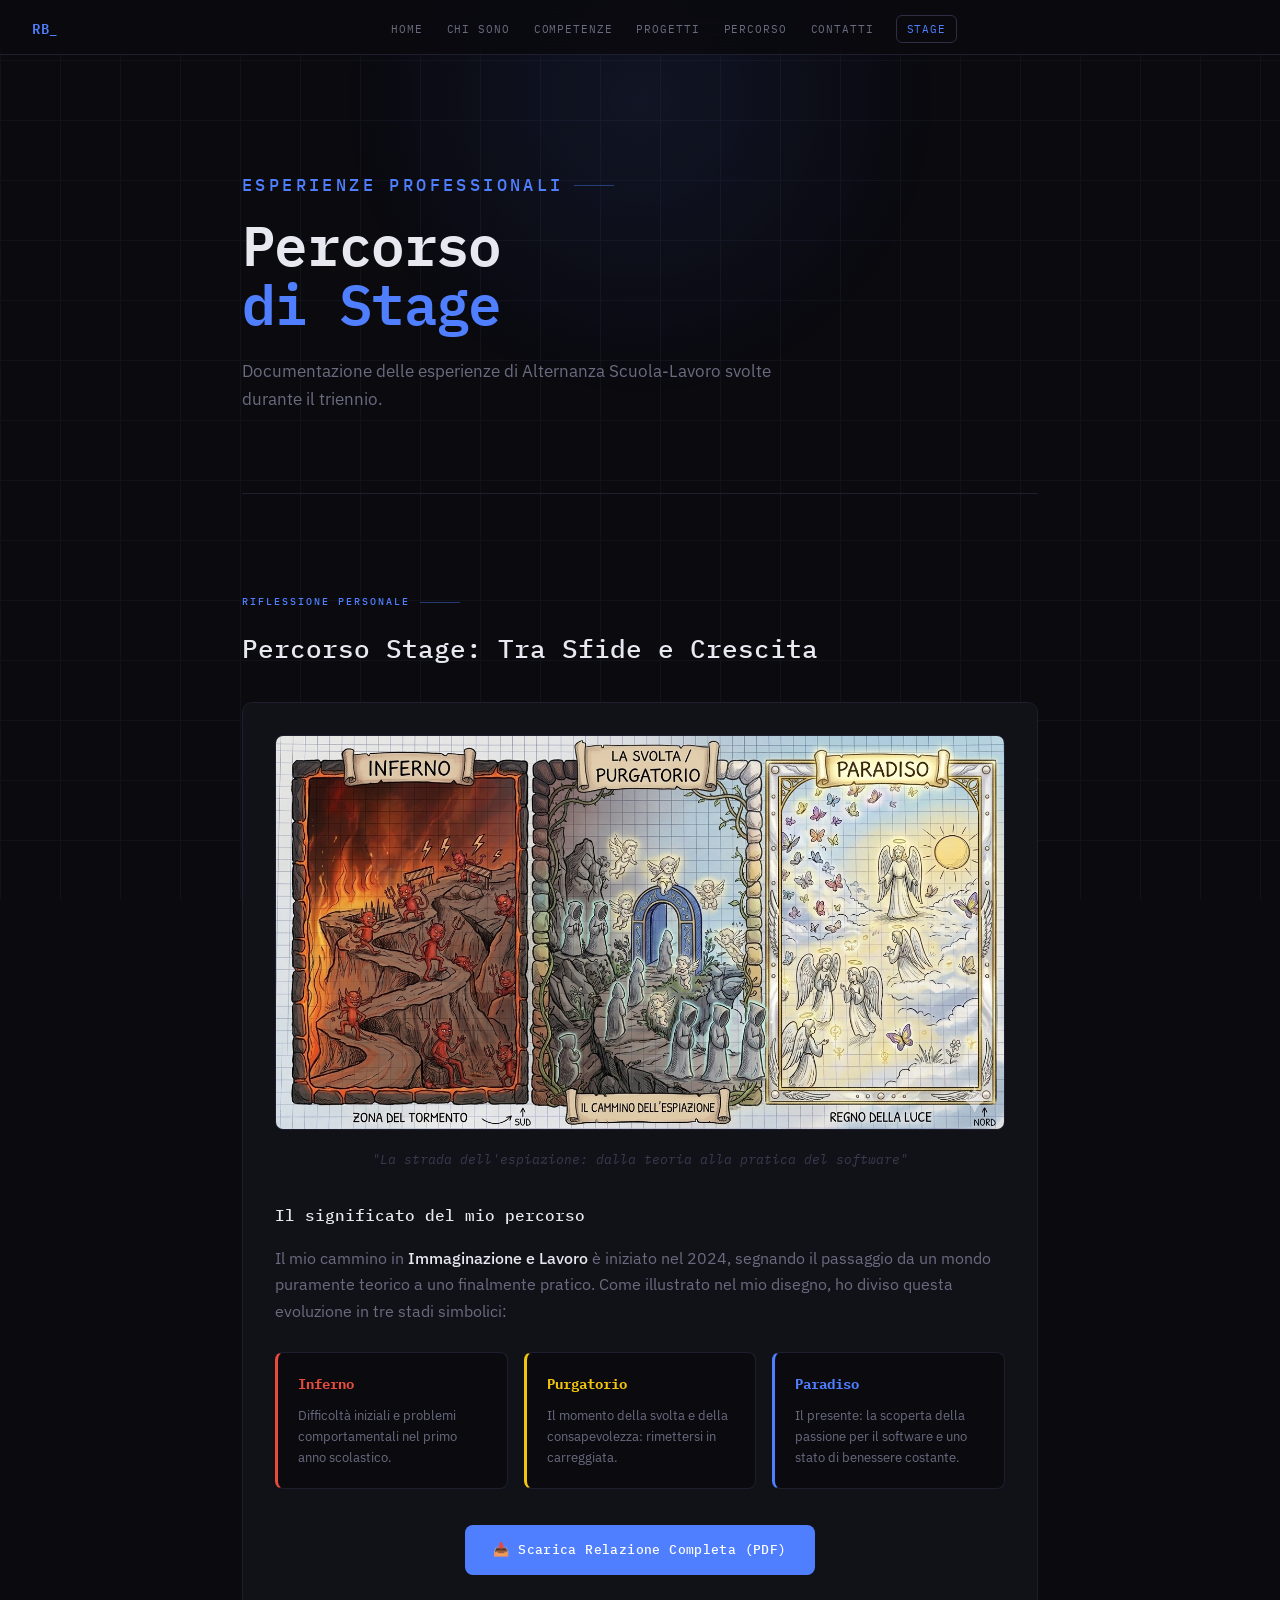
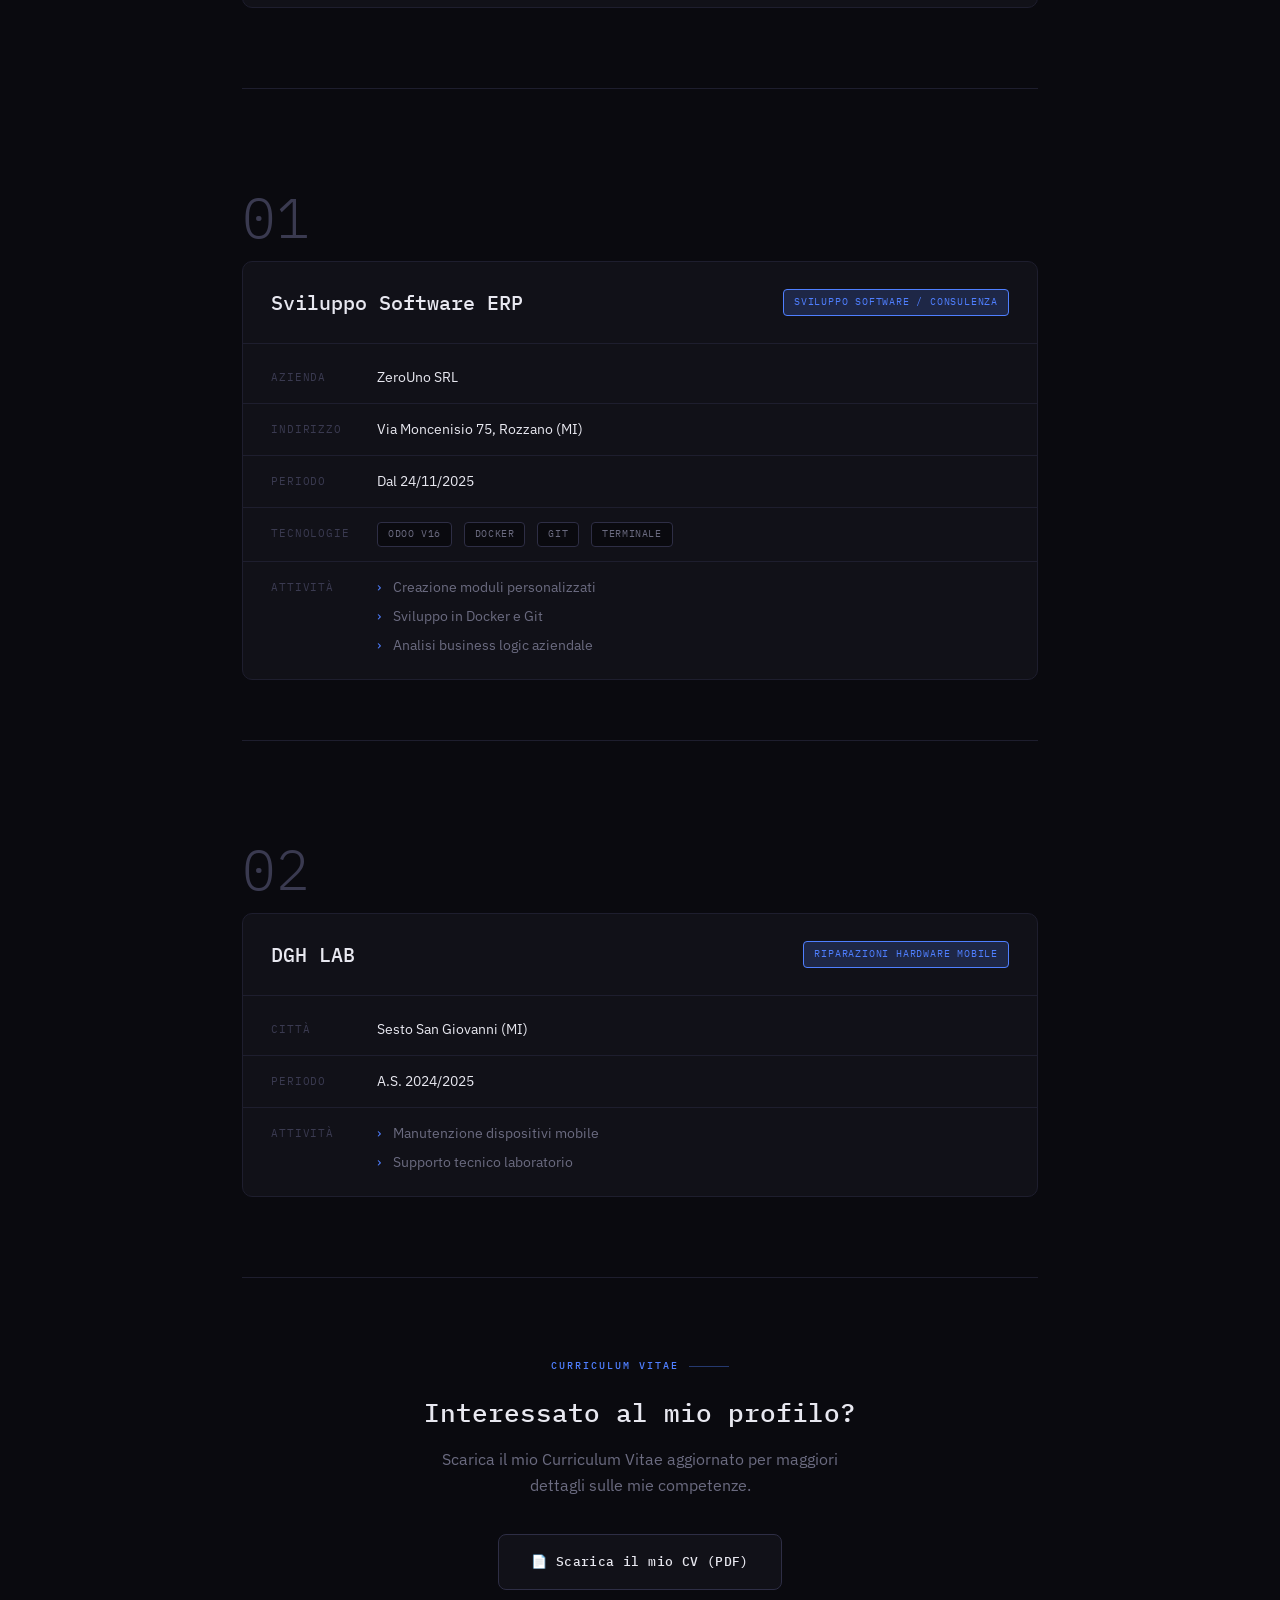
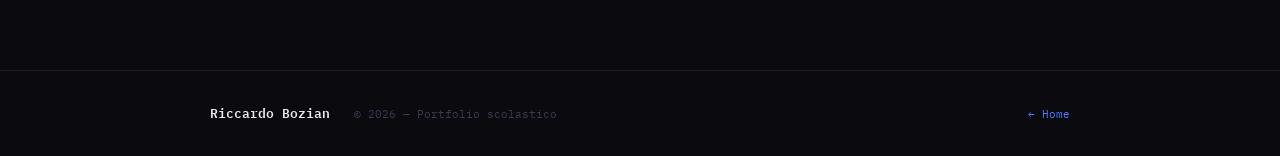
<file: stage.html>
<!DOCTYPE html>
<html lang="it">
<head>
  <meta charset="UTF-8" />
  <meta name="viewport" content="width=device-width, initial-scale=1.0"/>
  <title>Riccardo Bozian — Stage</title>
  <link rel="preconnect" href="https://fonts.googleapis.com">
  <link href="https://fonts.googleapis.com/css2?family=IBM+Plex+Mono:ital,wght@0,300;0,400;0,500;0,600;1,300&family=IBM+Plex+Sans:ital,wght@0,300;0,400;0,500;1,300&display=swap" rel="stylesheet">
  <link rel="stylesheet" href="style.css">
</head>

<body class="pagina-stage">

  <div class="bg-grid"></div>
  <div class="bg-glow"></div>

  <nav>
    <div class="nav-logo">RB<span class="cursor-blink">_</span></div>
    <ul>
      <li><a href="./index.html">Home</a></li>
      <li><a href="index.html#chi-sono">Chi sono</a></li>
      <li><a href="./index.html#competenze">Competenze</a></li>
      <li><a href="./index.html#progetti">Progetti</a></li>
      <li><a href="./index.html#percorso">Percorso</a></li>
      <li><a href="./index.html#contatti">Contatti</a></li>
      <li><a href="./stage.html" class="nav-stage-link attivo">Stage</a></li>
    </ul>
  </nav>

  <main>

    <!-- INTRO -->
    <section id="intro">
      <p class="etichetta">Esperienze professionali</p>
      <h1>Percorso<br><span class="nome-accento">di Stage</span></h1>
      <p>
        Documentazione delle esperienze di Alternanza Scuola-Lavoro svolte durante il triennio.
      </p>
    </section>

    <!-- PERCORSO PERSONALE -->
    <section id="percorso-spirituale" style="padding-bottom: 80px;">
      <p class="etichetta">Riflessione Personale</p>
      <h2>Percorso Stage: Tra Sfide e Crescita</h2>

      <div class="percorso-container" style="display: flex; flex-direction: column; gap: 32px; background: var(--bg-card); padding: 32px; border-radius: var(--r); border: 1px solid var(--bordo);">

        <div style="text-align: center;">
          <img src="doc/Gemini_Generated_Image_ky1yfjky1yfjky1y (1).png" alt="Rappresentazione Inferno, Purgatorio, Paradiso" style="max-width: 100%; height: auto; border-radius: 8px; border: 1px solid var(--bordo);">
          <p style="font-style: italic; margin-top: 12px; font-size: 13px; color: var(--testo-dim); font-family: var(--font-mono);">"La strada dell'espiazione: dalla teoria alla pratica del software"</p>
        </div>

        <div>
          <h3 style="margin-bottom: 16px;">Il significato del mio percorso</h3>
          <p style="margin-bottom: 28px;">
            Il mio cammino in <strong style="color: var(--testo); font-weight: 500;">Immaginazione e Lavoro</strong> è iniziato nel 2024, segnando il passaggio da un mondo puramente teorico a uno finalmente pratico.
            Come illustrato nel mio disegno, ho diviso questa evoluzione in tre stadi simbolici:
          </p>

          <div style="display: grid; grid-template-columns: repeat(auto-fit, minmax(180px, 1fr)); gap: 16px;">

            <div style="background: var(--bg); border: 1px solid var(--bordo); border-left: 3px solid #e74c3c; border-radius: 8px; padding: 20px;">
              <h4 style="color: #e74c3c; margin-bottom: 10px; font-family: var(--font-mono); font-size: 14px;">Inferno</h4>
              <p style="font-size: 13px; line-height: 1.6;">Difficoltà iniziali e problemi comportamentali nel primo anno scolastico.</p>
            </div>

            <div style="background: var(--bg); border: 1px solid var(--bordo); border-left: 3px solid #f1c40f; border-radius: 8px; padding: 20px;">
              <h4 style="color: #f1c40f; margin-bottom: 10px; font-family: var(--font-mono); font-size: 14px;">Purgatorio</h4>
              <p style="font-size: 13px; line-height: 1.6;">Il momento della svolta e della consapevolezza: rimettersi in carreggiata.</p>
            </div>

            <div style="background: var(--bg); border: 1px solid var(--bordo); border-left: 3px solid var(--accento); border-radius: 8px; padding: 20px;">
              <h4 style="color: var(--accento); margin-bottom: 10px; font-family: var(--font-mono); font-size: 14px;">Paradiso</h4>
              <p style="font-size: 13px; line-height: 1.6;">Il presente: la scoperta della passione per il software e uno stato di benessere costante.</p>
            </div>

          </div>

          <div style="margin-top: 36px; text-align: center;">
            <a href="./doc/Il mio percorso scolastico.pdf" download style="display: inline-flex; align-items: center; gap: 10px; background: var(--accento); color: #fff; padding: 14px 28px; text-decoration: none; border-radius: 8px; font-weight: 500; font-family: var(--font-mono); font-size: 13px; transition: opacity 0.2s; letter-spacing: 0.03em;">
              📥 Scarica Relazione Completa (PDF)
            </a>
          </div>
        </div>
      </div>
    </section>

    <!-- STAGE 2 -->
    <section id="stage-2" style="padding-bottom: 60px;">
      <div class="numero-stage">01</div>
      <div class="scheda-azienda">
        <div class="scheda-header">
          <h2>Sviluppo Software ERP</h2>
          <span class="settore-badge">Sviluppo Software / Consulenza</span>
        </div>
        <div class="scheda-corpo">
          <div class="scheda-riga">
            <span class="scheda-label">Azienda</span>
            <span class="scheda-valore">ZeroUno SRL</span>
          </div>
          <div class="scheda-riga">
            <span class="scheda-label">Indirizzo</span>
            <span class="scheda-valore">Via Moncenisio 75, Rozzano (MI)</span>
          </div>
          <div class="scheda-riga">
            <span class="scheda-label">Periodo</span>
            <span class="scheda-valore">Dal 24/11/2025</span>
          </div>
          <div class="scheda-riga">
            <span class="scheda-label">Tecnologie</span>
            <span class="scheda-valore" style="display: flex; flex-wrap: wrap; gap: 6px;">
              <span class="badge">Odoo v16</span>
              <span class="badge">Docker</span>
              <span class="badge">Git</span>
              <span class="badge">Terminale</span>
            </span>
          </div>
          <div class="scheda-riga">
            <span class="scheda-label">Attività</span>
            <ul class="attivita-lista">
              <li>Creazione moduli personalizzati</li>
              <li>Sviluppo in Docker e Git</li>
              <li>Analisi business logic aziendale</li>
            </ul>
          </div>
        </div>
      </div>
    </section>

    <!-- STAGE 1 -->
    <section id="stage-1" style="padding-bottom: 80px;">
      <div class="numero-stage">02</div>
      <div class="scheda-azienda">
        <div class="scheda-header">
          <h2>DGH LAB</h2>
          <span class="settore-badge">Riparazioni Hardware Mobile</span>
        </div>
        <div class="scheda-corpo">
          <div class="scheda-riga">
            <span class="scheda-label">Città</span>
            <span class="scheda-valore">Sesto San Giovanni (MI)</span>
          </div>
          <div class="scheda-riga">
            <span class="scheda-label">Periodo</span>
            <span class="scheda-valore">A.S. 2024/2025</span>
          </div>
          <div class="scheda-riga">
            <span class="scheda-label">Attività</span>
            <ul class="attivita-lista">
              <li>Manutenzione dispositivi mobile</li>
              <li>Supporto tecnico laboratorio</li>
            </ul>
          </div>
        </div>
      </div>
    </section>

    <!-- DOWNLOAD CV -->
    <section id="download-cv" style="text-align: center; padding: 80px 0;">
      <p class="etichetta" style="justify-content: center;">Curriculum Vitae</p>
      <h2 style="margin-bottom: 12px;">Interessato al mio profilo?</h2>
      <p style="margin-bottom: 36px; max-width: 400px; margin-left: auto; margin-right: auto;">
        Scarica il mio Curriculum Vitae aggiornato per maggiori dettagli sulle mie competenze.
      </p>
      <a href="./doc/riccardo_bozian_cv.pdf" download style="display: inline-flex; align-items: center; gap: 10px; background: var(--bg-card); color: var(--testo); border: 1px solid var(--bordo-hover); padding: 16px 32px; text-decoration: none; border-radius: 8px; font-weight: 500; font-family: var(--font-mono); font-size: 13px; transition: all 0.2s; letter-spacing: 0.03em;"
        onmouseover="this.style.borderColor='var(--accento)'; this.style.color='var(--accento)'"
        onmouseout="this.style.borderColor='var(--bordo-hover)'; this.style.color='var(--testo)'">
        📄 Scarica il mio CV (PDF)
      </a>
    </section>

  </main>

  <footer>
    <div class="footer-inner">
      <span class="footer-nome">Riccardo Bozian</span>
      <span class="footer-copy">© 2026 — Portfolio scolastico</span>
      <a href="./index.html" class="footer-link">← Home</a>
    </div>
  </footer>

</body>
</html>
</file>
<file: style.css>
/* =============================================
   VARIABILI
   ============================================= */
:root {
  --bg:          #0a0a0f;
  --bg-card:     #111118;
  --bg-hover:    #16161f;
  --testo:       #e8e8f0;
  --testo-muto:  #6b6b80;
  --testo-dim:   #3a3a50;
  --accento:     #4f7fff;
  --accento-glow:#4f7fff33;
  --verde:       #3ecf8e;
  --bordo:       #1e1e2e;
  --bordo-hover: #2e2e45;

  --font-mono: 'IBM Plex Mono', monospace;
  --font-sans: 'IBM Plex Sans', sans-serif;

  --max-w: 860px;
  --r: 10px;
}

/* =============================================
   RESET
   ============================================= */
*, *::before, *::after { box-sizing: border-box; margin: 0; padding: 0; }
html { scroll-behavior: smooth; }

body {
  background: var(--bg);
  color: var(--testo);
  font-family: var(--font-sans);
  font-size: 16px;
  line-height: 1.65;
  min-height: 100vh;
  overflow-x: hidden;
}

/* =============================================
   SFONDO DECORATIVO
   ============================================= */
.bg-grid {
  position: fixed;
  inset: 0;
  background-image:
    linear-gradient(var(--bordo) 1px, transparent 1px),
    linear-gradient(90deg, var(--bordo) 1px, transparent 1px);
  background-size: 60px 60px;
  opacity: 0.4;
  pointer-events: none;
  z-index: 0;
}

.bg-glow {
  position: fixed;
  top: -200px;
  left: 50%;
  transform: translateX(-50%);
  width: 600px;
  height: 600px;
  background: radial-gradient(circle, #4f7fff18 0%, transparent 70%);
  pointer-events: none;
  z-index: 0;
}

/* =============================================
   NAV
   ============================================= */
nav {
  position: sticky;
  top: 0;
  z-index: 100;
  background: rgba(10, 10, 15, 0.85);
  backdrop-filter: blur(16px);
  border-bottom: 1px solid var(--bordo);
  padding: 0 32px;
  display: flex;
  align-items: center;
  gap: 32px;
}

.nav-logo {
  font-family: var(--font-mono);
  font-size: 14px;
  font-weight: 600;
  color: var(--accento);
  letter-spacing: 0.05em;
  white-space: nowrap;
  flex-shrink: 0;
}

.cursor-blink {
  animation: blink 1.1s step-end infinite;
}
@keyframes blink { 50% { opacity: 0; } }

nav ul {
  list-style: none;
  display: flex;
  gap: 4px;
  max-width: var(--max-w);
  margin: 0 auto;
  padding: 14px 0;
  flex-wrap: wrap;
}

nav a {
  text-decoration: none;
  color: var(--testo-muto);
  font-size: 11px;
  font-family: var(--font-mono);
  text-transform: uppercase;
  letter-spacing: 0.08em;
  padding: 6px 10px;
  border-radius: 6px;
  transition: all 0.2s;
}
nav a:hover { color: var(--testo); background: var(--bg-hover); }
nav a.attivo { color: var(--accento); }

.nav-stage-link {
  color: var(--accento) !important;
  border: 1px solid var(--bordo-hover);
  margin-left: 8px;
}
.nav-stage-link:hover {
  background: var(--accento-glow) !important;
  border-color: var(--accento) !important;
}

/* =============================================
   MAIN
   ============================================= */
main {
  position: relative;
  z-index: 1;
  max-width: var(--max-w);
  margin: 0 auto;
  padding: 0 32px;
}

section {
  padding: 100px 0;
  border-bottom: 1px solid var(--bordo);
}
section:last-child { border-bottom: none; }

/* =============================================
   TIPOGRAFIA
   ============================================= */
.etichetta {
  font-family: var(--font-mono);
  font-size: 10px;
  font-weight: 500;
  letter-spacing: 0.2em;
  text-transform: uppercase;
  color: var(--accento);
  margin-bottom: 16px;
  display: flex;
  align-items: center;
  gap: 10px;
}
.etichetta::after {
  content: '';
  display: block;
  height: 1px;
  width: 40px;
  background: var(--accento);
  opacity: 0.4;
}

h1 {
  font-family: var(--font-mono);
  font-size: clamp(40px, 7vw, 64px);
  font-weight: 600;
  letter-spacing: -0.03em;
  line-height: 1.05;
  margin-bottom: 24px;
  color: var(--testo);
}

.nome-accento { color: var(--accento); }

h2 {
  font-family: var(--font-mono);
  font-size: 26px;
  font-weight: 500;
  margin-bottom: 32px;
  color: var(--testo);
}

h3 {
  font-family: var(--font-mono);
  font-size: 16px;
  font-weight: 500;
  color: var(--testo);
  margin-bottom: 6px;
}

p { color: var(--testo-muto); }

.sezione-intro {
  font-size: 17px;
  line-height: 1.7;
  margin-bottom: 48px;
  color: var(--testo-muto);
  max-width: 600px;
}

/* =============================================
   HERO
   ============================================= */
#hero {
  padding: 120px 0 100px;
  border-bottom: 1px solid var(--bordo);
}

.hero-inner {
  display: flex;
  align-items: flex-start;
  gap: 48px;
}

.hero-left { flex: 1; }

.sottotitolo {
  font-size: 18px;
  line-height: 1.6;
  color: var(--testo-muto);
  margin-bottom: 32px;
  max-width: 480px;
}

.tag-list {
  display: flex;
  flex-wrap: wrap;
  gap: 8px;
  margin-top: 32px;
}

.tag {
  font-family: var(--font-mono);
  font-size: 11px;
  letter-spacing: 0.05em;
  padding: 6px 14px;
  border: 1px solid var(--bordo-hover);
  border-radius: 100px;
  color: var(--testo-muto);
  background: var(--bg-card);
  transition: all 0.2s;
}
.tag:hover {
  border-color: var(--accento);
  color: var(--accento);
  background: var(--accento-glow);
}

/* Hero Card */
.hero-right { flex-shrink: 0; }

.hero-card {
  background: var(--bg-card);
  border: 1px solid var(--bordo);
  border-radius: var(--r);
  padding: 20px 24px;
  min-width: 220px;
  display: flex;
  flex-direction: column;
  gap: 12px;
  margin-top: 60px;
}

.hero-card-line {
  display: flex;
  justify-content: space-between;
  gap: 16px;
  font-family: var(--font-mono);
  font-size: 12px;
}

.hc-key { color: var(--testo-dim); }
.hc-val { color: var(--testo); }
.hc-green { color: var(--verde); }
.hc-link { color: var(--accento); }
.hero-card-divider { border-top: 1px solid var(--bordo); }

/* Animazioni hero */
.anim-fade {
  opacity: 0;
  transform: translateY(20px);
  animation: fadeUp 0.6s ease forwards;
  animation-delay: calc(var(--d, 0) * 0.12s);
}
@keyframes fadeUp {
  to { opacity: 1; transform: translateY(0); }
}

/* =============================================
   CHI SONO — INFO GRID
   ============================================= */
.info-grid {
  display: grid;
  grid-template-columns: 1fr 1fr;
  gap: 1px;
  background: var(--bordo);
  border: 1px solid var(--bordo);
  border-radius: var(--r);
  overflow: hidden;
}

.info-blocco {
  background: var(--bg-card);
  padding: 20px 24px;
  display: flex;
  flex-direction: column;
  gap: 4px;
  transition: background 0.2s;
}
.info-blocco:hover { background: var(--bg-hover); }

.info-chiave {
  font-family: var(--font-mono);
  font-size: 10px;
  letter-spacing: 0.12em;
  text-transform: uppercase;
  color: var(--testo-dim);
}
.info-val {
  font-size: 15px;
  color: var(--testo);
  font-weight: 500;
}

/* =============================================
   COMPETENZE
   ============================================= */
.competenze-griglia {
  display: grid;
  grid-template-columns: 1fr 1fr;
  gap: 16px;
}

.competenza-card {
  background: var(--bg-card);
  border: 1px solid var(--bordo);
  border-radius: var(--r);
  padding: 24px;
  transition: border-color 0.2s, transform 0.2s, box-shadow 0.2s;
}
.competenza-card:hover {
  border-color: var(--accento);
  transform: translateY(-3px);
  box-shadow: 0 8px 30px rgba(79, 127, 255, 0.1);
}

.comp-header {
  display: flex;
  align-items: center;
  gap: 12px;
  margin-bottom: 16px;
}
.comp-numero {
  font-family: var(--font-mono);
  font-size: 11px;
  color: var(--testo-dim);
}

.barra-contenitore {
  background: var(--bordo);
  height: 4px;
  border-radius: 2px;
  margin-bottom: 10px;
  position: relative;
  overflow: visible;
}

.barra {
  height: 100%;
  background: linear-gradient(90deg, var(--accento), #7ba7ff);
  border-radius: 2px;
  position: relative;
  transition: width 0.8s cubic-bezier(0.4,0,0.2,1);
}

.barra-tooltip {
  position: absolute;
  right: 0;
  top: -24px;
  font-family: var(--font-mono);
  font-size: 10px;
  color: var(--accento);
  white-space: nowrap;
}

.livello-label {
  font-family: var(--font-mono);
  font-size: 11px;
  color: var(--testo-dim);
  letter-spacing: 0.03em;
}

/* =============================================
   PROGETTI
   ============================================= */
.progetti-lista {
  display: flex;
  flex-direction: column;
  gap: 2px;
}

.progetto-card {
  background: var(--bg-card);
  border: 1px solid var(--bordo);
  border-radius: var(--r);
  padding: 28px 32px;
  display: flex;
  align-items: flex-start;
  gap: 24px;
  cursor: pointer;
  transition: all 0.2s;
  text-decoration: none;
  color: inherit;
}
.progetto-card:hover {
  border-color: var(--accento);
  background: var(--bg-hover);
  transform: translateX(4px);
}

.progetto-numero {
  font-family: var(--font-mono);
  font-size: 28px;
  font-weight: 300;
  color: var(--testo-dim);
  line-height: 1;
  flex-shrink: 0;
  padding-top: 4px;
}

.progetto-corpo { flex: 1; }
.progetto-corpo h3 { margin-bottom: 8px; font-size: 18px; }
.progetto-corpo p { font-size: 14px; line-height: 1.6; margin-bottom: 14px; }

.progetto-arrow {
  font-size: 20px;
  color: var(--testo-dim);
  transition: all 0.2s;
  flex-shrink: 0;
  align-self: center;
}
.progetto-card:hover .progetto-arrow {
  color: var(--accento);
  transform: translate(4px, -4px);
}

.badge {
  display: inline-block;
  font-family: var(--font-mono);
  font-size: 10px;
  letter-spacing: 0.06em;
  text-transform: uppercase;
  padding: 3px 10px;
  border: 1px solid var(--bordo-hover);
  border-radius: 4px;
  color: var(--testo-muto);
  background: var(--bg);
  margin-right: 6px;
}

.progetto-meta { display: flex; flex-wrap: wrap; gap: 6px; }

/* =============================================
   TIMELINE
   ============================================= */
.timeline {
  position: relative;
  padding-left: 0;
}

.tl-gruppo-label {
  font-family: var(--font-mono);
  font-size: 10px;
  letter-spacing: 0.2em;
  text-transform: uppercase;
  color: var(--testo-dim);
  margin-bottom: 24px;
  padding-bottom: 8px;
  border-bottom: 1px solid var(--bordo);
}

.tl-voce {
  display: grid;
  grid-template-columns: 56px 16px 1fr;
  gap: 0 16px;
  margin-bottom: 0;
  position: relative;
}

.tl-voce::before {
  content: '';
  position: absolute;
  left: calc(56px + 16px + 8px - 1px);
  top: 24px;
  bottom: -24px;
  width: 1px;
  background: var(--bordo);
}
.tl-voce:last-child::before { display: none; }

.tl-anno {
  font-family: var(--font-mono);
  font-size: 11px;
  color: var(--testo-dim);
  padding-top: 14px;
  text-align: right;
  line-height: 1;
}

.tl-dot {
  width: 16px;
  height: 16px;
  border-radius: 50%;
  background: var(--bg-card);
  border: 2px solid var(--accento);
  margin-top: 12px;
  flex-shrink: 0;
  z-index: 1;
  box-shadow: 0 0 10px var(--accento-glow);
}

.tl-contenuto {
  padding: 12px 0 36px;
}

.tl-luogo {
  font-family: var(--font-mono);
  font-size: 12px;
  color: var(--accento);
  display: block;
  margin-bottom: 8px;
}

.tl-contenuto p {
  font-size: 14px;
  margin-bottom: 12px;
}

.tl-tags { display: flex; flex-wrap: wrap; gap: 6px; }

/* =============================================
   CONTATTI
   ============================================= */
.contatti-lista {
  display: flex;
  flex-direction: column;
  gap: 12px;
}

.contatto-riga {
  display: flex;
  align-items: center;
  gap: 16px;
  padding: 20px 24px;
  background: var(--bg-card);
  border: 1px solid var(--bordo);
  border-radius: var(--r);
  text-decoration: none;
  color: var(--testo);
  transition: all 0.2s;
}
.contatto-riga:hover {
  border-color: var(--accento);
  background: var(--bg-hover);
}

.contatto-icona {
  width: 36px;
  height: 36px;
  border-radius: 8px;
  background: var(--bg);
  border: 1px solid var(--bordo-hover);
  display: flex;
  align-items: center;
  justify-content: center;
  color: var(--accento);
  flex-shrink: 0;
}

.contatto-testo {
  font-family: var(--font-mono);
  font-size: 13px;
  flex: 1;
}

.contatto-arrow {
  font-size: 18px;
  color: var(--testo-dim);
  transition: all 0.2s;
}
.contatto-riga:hover .contatto-arrow {
  color: var(--accento);
  transform: translate(2px, -2px);
}

/* =============================================
   FOOTER
   ============================================= */
footer {
  position: relative;
  z-index: 1;
  border-top: 1px solid var(--bordo);
  padding: 32px;
}

.footer-inner {
  max-width: var(--max-w);
  margin: 0 auto;
  display: flex;
  align-items: center;
  gap: 24px;
}

.footer-nome {
  font-family: var(--font-mono);
  font-size: 13px;
  font-weight: 600;
  color: var(--testo);
}

.footer-copy {
  font-family: var(--font-mono);
  font-size: 11px;
  color: var(--testo-dim);
  flex: 1;
}

.footer-link {
  font-family: var(--font-mono);
  font-size: 11px;
  color: var(--accento);
  text-decoration: none;
  transition: opacity 0.2s;
}
.footer-link:hover { opacity: 0.7; }

/* =============================================
   ANIMAZIONI SCROLL
   ============================================= */
.fade-on-scroll {
  opacity: 0;
  transform: translateY(16px);
  transition: opacity 0.5s ease, transform 0.5s ease;
}
.fade-on-scroll.visible {
  opacity: 1;
  transform: translateY(0);
}

/* =============================================
   GALLERIA FLUTTER
   ============================================= */
.progetto-card--flutter {
  align-items: stretch !important;
}

.flutter-preview {
  margin-top: 24px;
  padding-top: 20px;
  border-top: 1px solid var(--bordo);
  width: 100%;
}

.flutter-preview-label {
  font-family: var(--font-mono);
  font-size: 11px;
  color: var(--testo-dim);
  letter-spacing: 0.08em;
  text-transform: uppercase;
  margin-bottom: 16px;
  display: flex;
  align-items: center;
  gap: 8px;
}

.preview-dot {
  width: 6px;
  height: 6px;
  border-radius: 50%;
  background: var(--accento);
  box-shadow: 0 0 8px var(--accento);
  animation: pulse 2s ease infinite;
}
@keyframes pulse {
  0%, 100% { opacity: 1; }
  50% { opacity: 0.4; }
}

.flutter-thumbs {
  display: flex;
  gap: 16px;
}

.flutter-thumb {
  position: relative;
  width: 90px;
  border-radius: 12px;
  overflow: hidden;
  border: 1px solid var(--bordo-hover);
  cursor: pointer;
  transition: transform 0.2s, border-color 0.2s, box-shadow 0.2s;
  flex-shrink: 0;
}
.flutter-thumb:hover {
  transform: translateY(-4px) scale(1.02);
  border-color: var(--accento);
  box-shadow: 0 8px 24px rgba(79,127,255,0.2);
}

.flutter-thumb img {
  display: block;
  width: 100%;
  height: auto;
  object-fit: cover;
}

.thumb-overlay {
  position: absolute;
  bottom: 0;
  left: 0; right: 0;
  background: linear-gradient(transparent, rgba(0,0,0,0.7));
  font-family: var(--font-mono);
  font-size: 9px;
  color: rgba(255,255,255,0.7);
  text-align: center;
  padding: 12px 4px 6px;
  letter-spacing: 0.04em;
  opacity: 0;
  transition: opacity 0.2s;
}
.flutter-thumb:hover .thumb-overlay { opacity: 1; }

/* =============================================
   LIGHTBOX
   ============================================= */
.lightbox {
  position: fixed;
  inset: 0;
  background: rgba(0, 0, 0, 0.92);
  backdrop-filter: blur(20px);
  z-index: 999;
  display: flex;
  align-items: center;
  justify-content: center;
  gap: 32px;
  opacity: 0;
  pointer-events: none;
  transition: opacity 0.25s ease;
}
.lightbox.aperto {
  opacity: 1;
  pointer-events: all;
}

.lb-close {
  position: absolute;
  top: 24px;
  right: 28px;
  background: var(--bg-card);
  border: 1px solid var(--bordo-hover);
  color: var(--testo-muto);
  width: 40px;
  height: 40px;
  border-radius: 50%;
  font-size: 16px;
  cursor: pointer;
  transition: all 0.2s;
  display: flex;
  align-items: center;
  justify-content: center;
}
.lb-close:hover { border-color: var(--accento); color: var(--testo); }

.lb-nav {
  background: var(--bg-card);
  border: 1px solid var(--bordo-hover);
  color: var(--testo);
  width: 48px;
  height: 48px;
  border-radius: 50%;
  font-size: 28px;
  cursor: pointer;
  transition: all 0.2s;
  display: flex;
  align-items: center;
  justify-content: center;
  flex-shrink: 0;
  line-height: 1;
}
.lb-nav:hover { border-color: var(--accento); color: var(--accento); }

.lb-content {
  display: flex;
  flex-direction: column;
  align-items: center;
  gap: 20px;
}

/* Cornice telefono */
.lb-phone-frame {
  position: relative;
  width: 240px;
  background: #111;
  border-radius: 36px;
  border: 6px solid #2a2a3a;
  box-shadow:
    0 0 0 1px #1a1a2a,
    0 40px 80px rgba(0,0,0,0.6),
    inset 0 0 0 1px rgba(255,255,255,0.05);
  overflow: hidden;
}
.lb-phone-frame::before {
  content: '';
  position: absolute;
  top: 10px;
  left: 50%;
  transform: translateX(-50%);
  width: 60px;
  height: 4px;
  background: #2a2a3a;
  border-radius: 2px;
  z-index: 2;
}

.lb-phone-frame img {
  display: block;
  width: 100%;
  height: auto;
  transition: opacity 0.15s ease;
}

.lb-info {
  display: flex;
  flex-direction: column;
  align-items: center;
  gap: 6px;
}

.lb-label {
  font-family: var(--font-mono);
  font-size: 13px;
  color: var(--testo);
  text-align: center;
}

.lb-counter {
  font-family: var(--font-mono);
  font-size: 11px;
  color: var(--testo-dim);
  letter-spacing: 0.1em;
}

@media (max-width: 640px) {
  .lb-phone-frame { width: 180px; border-radius: 28px; }
  .lb-nav { width: 36px; height: 36px; font-size: 22px; }
}

/* =============================================
   PAGINA STAGE
   ============================================= */
.pagina-stage main { padding-top: 0; }

#intro { padding-bottom: 80px; }
#intro h1 { font-size: clamp(36px, 6vw, 56px); }
#intro p { font-size: 17px; max-width: 560px; margin-top: 16px; }

/* Sezione percorso spirituale */
.percorso-container {
  background: var(--bg-card) !important;
  border: 1px solid var(--bordo) !important;
  border-radius: var(--r) !important;
}

.percorso-container h3 {
  margin-bottom: 12px;
  margin-top: 0;
}

/* Stage cards */
.numero-stage {
  font-family: var(--font-mono);
  font-size: 56px;
  font-weight: 300;
  color: var(--testo-dim);
  line-height: 1;
  margin-bottom: 16px;
}

.scheda-azienda {
  background: var(--bg-card);
  border: 1px solid var(--bordo);
  border-radius: var(--r);
  overflow: hidden;
  transition: border-color 0.2s;
}
.scheda-azienda:hover { border-color: var(--accento); }

.scheda-header {
  padding: 24px 28px;
  border-bottom: 1px solid var(--bordo);
  display: flex;
  align-items: center;
  justify-content: space-between;
  flex-wrap: wrap;
  gap: 12px;
}

.scheda-header h2 { font-size: 20px; margin: 0; }

.settore-badge {
  font-family: var(--font-mono);
  font-size: 10px;
  letter-spacing: 0.08em;
  text-transform: uppercase;
  color: var(--accento);
  background: var(--accento-glow);
  border: 1px solid var(--accento);
  border-radius: 4px;
  padding: 4px 10px;
}

.scheda-corpo { padding: 8px 0; }

.scheda-riga {
  display: flex;
  align-items: flex-start;
  gap: 16px;
  padding: 14px 28px;
  border-bottom: 1px solid var(--bordo);
  font-size: 14px;
}
.scheda-riga:last-child { border-bottom: none; }

.scheda-label {
  font-family: var(--font-mono);
  font-size: 11px;
  letter-spacing: 0.08em;
  text-transform: uppercase;
  color: var(--testo-dim);
  min-width: 90px;
  padding-top: 2px;
}

.scheda-valore { color: var(--testo); flex: 1; }

.attivita-lista {
  list-style: none;
  display: flex;
  flex-direction: column;
  gap: 6px;
  flex: 1;
}

.attivita-lista li {
  color: var(--testo-muto);
  font-size: 14px;
  padding-left: 16px;
  position: relative;
}
.attivita-lista li::before {
  content: '›';
  position: absolute;
  left: 0;
  color: var(--accento);
}

/* =============================================
   RESPONSIVE
   ============================================= */
@media (max-width: 640px) {
  nav { padding: 0 16px; gap: 16px; }
  .nav-logo { display: none; }
  nav ul { gap: 2px; padding: 12px 0; }
  nav a { font-size: 9px; padding: 5px 7px; }

  main { padding: 0 20px; }
  section { padding: 64px 0; }

  .hero-inner { flex-direction: column; gap: 32px; }
  .hero-card { margin-top: 0; }
  .competenze-griglia { grid-template-columns: 1fr; }
  .info-grid { grid-template-columns: 1fr; }

  h1 { font-size: 36px; }
  h2 { font-size: 22px; }

  .progetto-card { padding: 20px; }
  .progetto-numero { font-size: 20px; }

  .scheda-header { flex-direction: column; align-items: flex-start; }
  .scheda-riga { flex-direction: column; gap: 6px; }
  .scheda-label { min-width: auto; }

  .footer-inner { flex-direction: column; gap: 8px; align-items: flex-start; }
}
</file>
